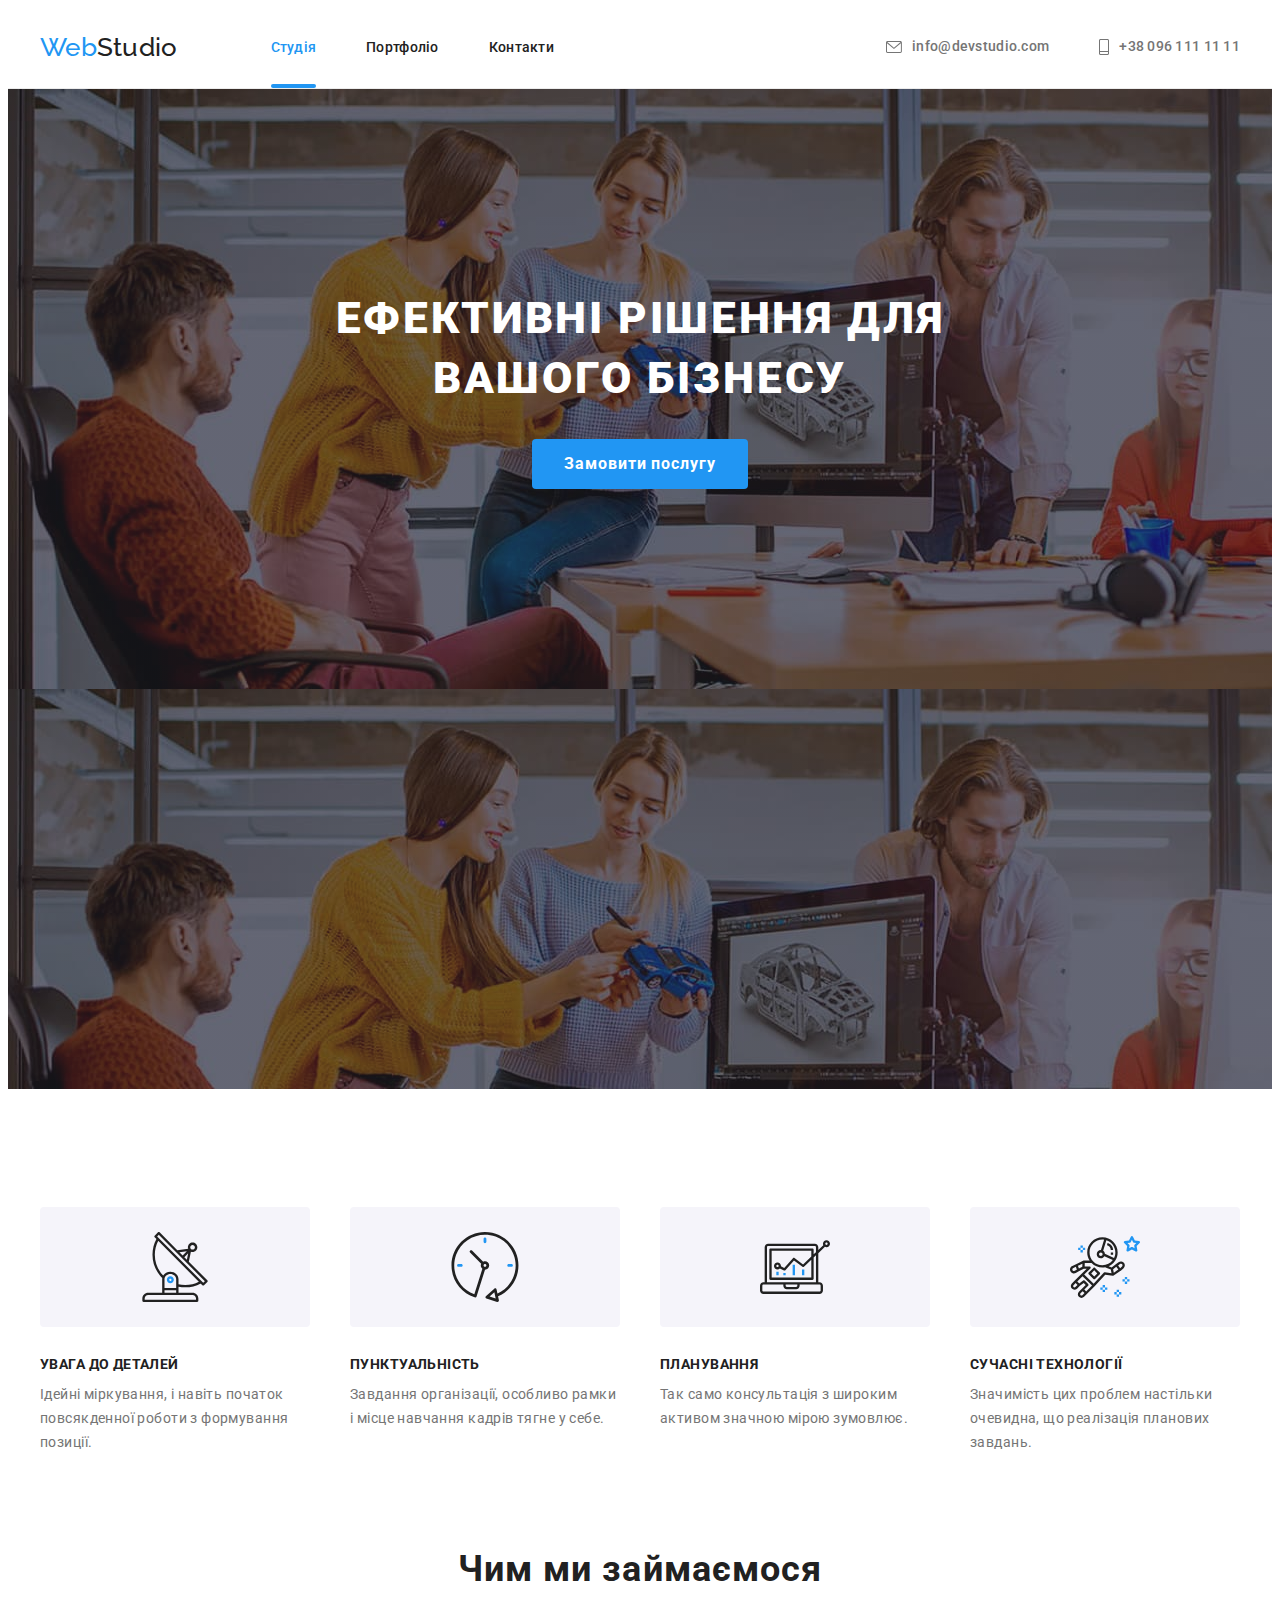
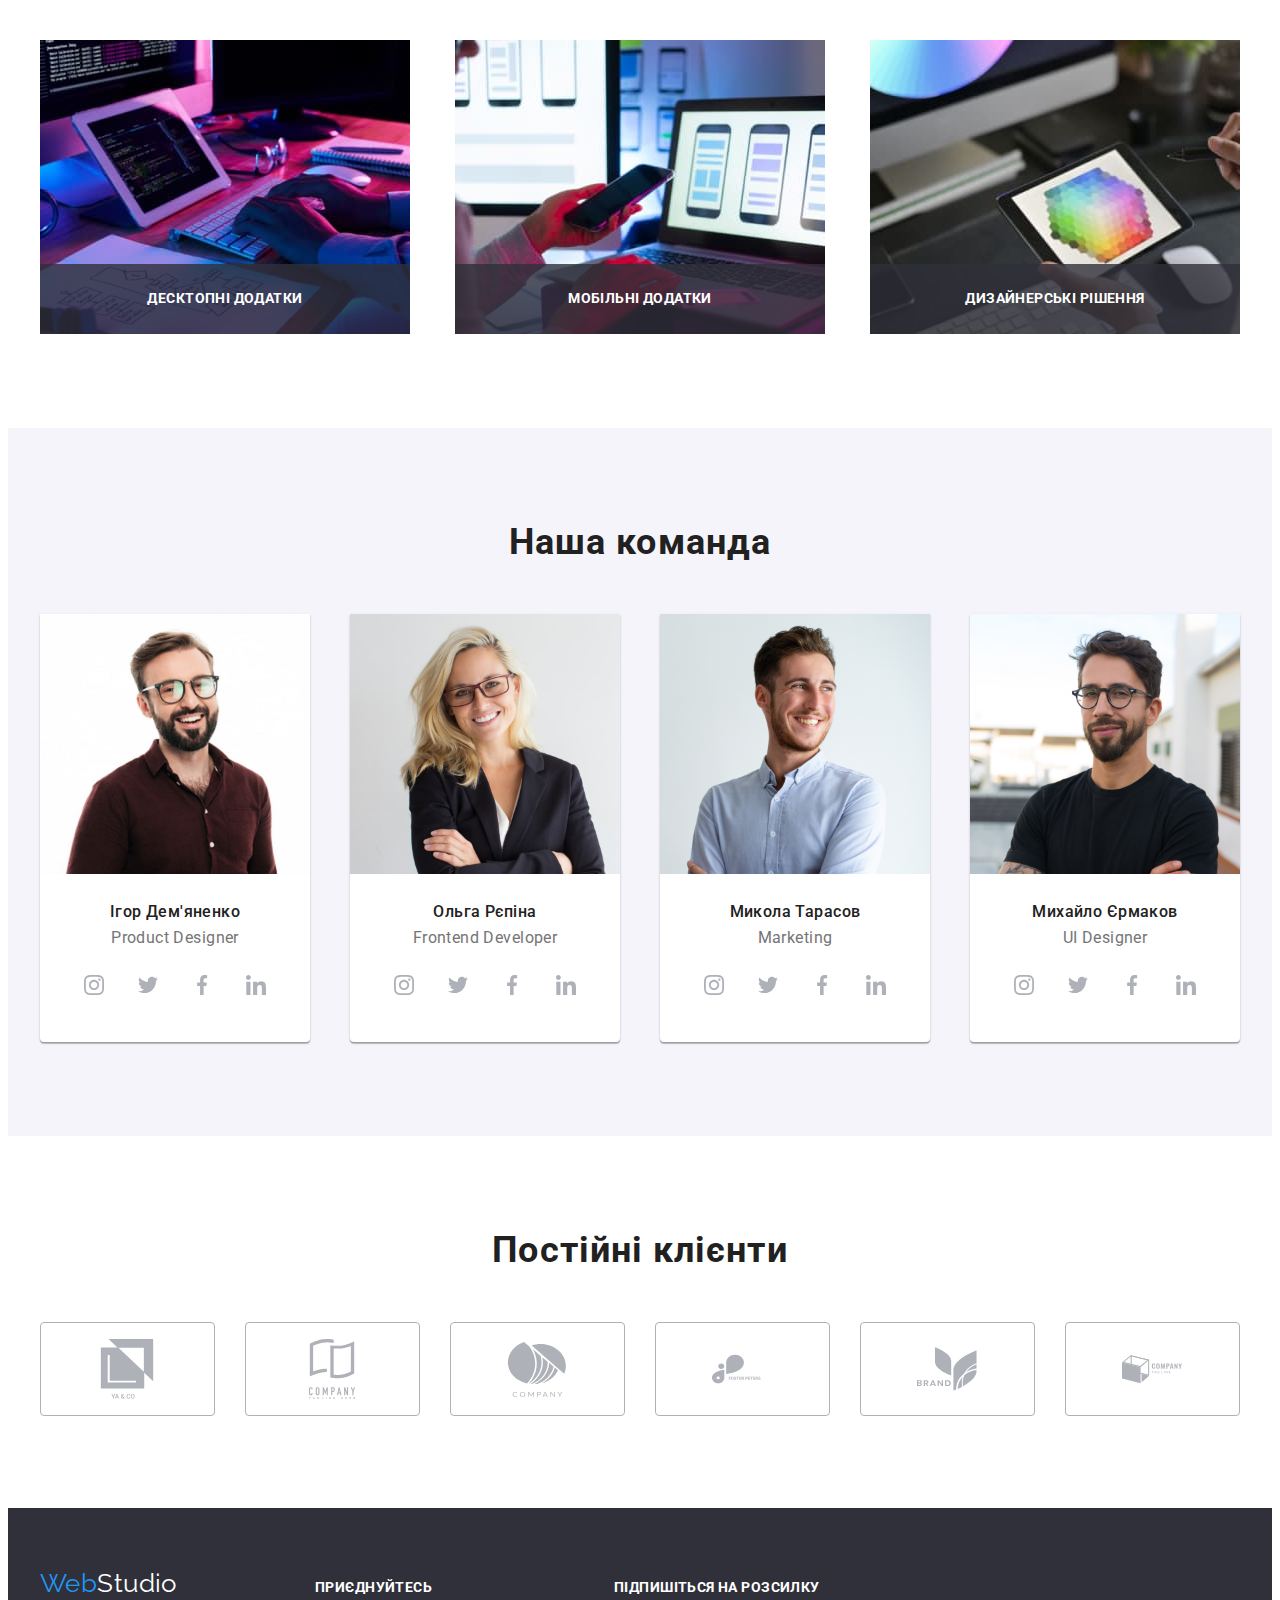
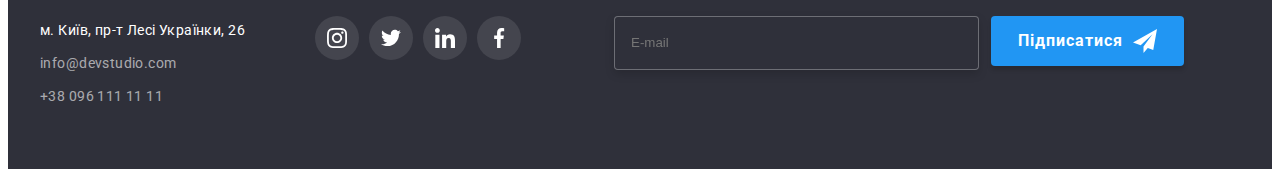
<file: index.html>
<!DOCTYPE html>
<html lang="uk">
  <head>
    <meta charset="UTF-8" />
    <meta http-equiv="X-UA-Compatible" content="IE=edge" />
    <meta name="viewport" content="width=device-width, initial-scale=1.0" />
    <title>WebStudio</title>

    <link rel="preconnect" href="https://fonts.googleapis.com" />
    <link rel="preconnect" href="https://fonts.gstatic.com" crossorigin />
    <link
      href="https://fonts.googleapis.com/css2?family=Raleway:wght@700&family=Roboto:wght@400;500;700;900&display=swap"
      rel="stylesheet"
    />

    <link
      rel="stylesheet"
      href="https://cdnjs.cloudflare.com/ajax/libs/modern-normalize/1.1.0/modern-normalize.min.css"
      integrity="sha512-wpPYUAdjBVSE4KJnH1VR1HeZfpl1ub8YT/NKx4PuQ5NmX2tKuGu6U/JRp5y+Y8XG2tV+wKQpNHVUX03MfMFn9Q=="
      crossorigin="anonymous"
      referrerpolicy="no-referrer"
    />

    <link rel="stylesheet" href="css/styles.css" />
  </head>
  <body>
    <!--Header-->
    <header class="page-header">
      <div class="container header-container">
        <a class="logo-link" href="./index.html"
          ><span>Web</span><span class="logo-header">Studio</span></a
        >

        <nav class="nav">
          <ul class="site-nav">
            <li><a class="header-link link-current" href="./index.html">Студія</a></li>
            <li><a class="header-link" href="./portfolio.html">Портфоліо</a></li>
            <li><a class="header-link" href="/contact">Контакти</a></li>
          </ul>
          <ul class="contact-link">
            <li>
              <a class="contact-link-item" href="mailto:info@devstudio.com"
                ><svg class="icon-header" width="16" height="12">
                  <use href=".//images/symbol-defs.svg#icon-envelope"></use>
                </svg>
                info@devstudio.com</a
              >
            </li>
            <li>
              <a class="contact-link-item" href="tel:+380961111111"
                ><svg class="icon-header" width="10" height="16">
                  <use href=".//images/symbol-defs.svg#icon-smartphone"></use>
                </svg>
                +38 096 111 11 11</a
              >
            </li>
          </ul>
        </nav>
      </div>
    </header>

    <!--Main-->

    <!-- hero section -->

    <main>
      <section class="hero overlay">
        <div class="hero-container">
          <h1 class="hero-title">ЕФЕКТИВНI РIШЕННЯ ДЛЯ ВАШОГО БIЗНЕСУ</h1>
          <button class="button-primary" type="button" data-modal-open>Замовити послугу</button>
        </div>
      </section>

      <!-- Section Accent -->

      <section class="list-accent">
        <div class="container">
          <h2 class="subject">Акценти</h2>
          <ul class="list-subject">
            <li class="list-subject-item">
              <div class="subject-box">
                <svg class="icon-item">
                  <use href=".//images/symbol-defs.svg#icon-antenna"></use>
                </svg>
              </div>
              <h3 class="headline">УВАГА ДО ДЕТАЛЕЙ</h3>
              <p class="text">
                Ідейні міркування, і навіть початок повсякденної роботи з формування позиції.
              </p>
            </li>
            <li class="list-subject-item">
              <div class="subject-box">
                <svg class="icon-item">
                  <use href=".//images/symbol-defs.svg#icon-clock"></use>
                </svg>
              </div>
              <h3 class="headline">ПУНКТУАЛЬНІСТЬ</h3>
              <p class="text">
                Завдання організації, особливо рамки і місце навчання кадрів тягне у себе.
              </p>
            </li>
            <li class="list-subject-item">
              <div class="subject-box">
                <svg class="icon-item">
                  <use href=".//images/symbol-defs.svg#icon-diagram"></use>
                </svg>
              </div>
              <h3 class="headline">ПЛАНУВАННЯ</h3>
              <p class="text">Так само консультація з широким активом значною мірою зумовлює.</p>
            </li>
            <li class="list-subject-item">
              <div class="subject-box">
                <svg class="icon-item">
                  <use href=".//images/symbol-defs.svg#icon-astronaut"></use>
                </svg>
              </div>
              <h3 class="headline">СУЧАСНІ ТЕХНОЛОГІЇ</h3>
              <p class="text">
                Значимість цих проблем настільки очевидна, що реалізація планових завдань.
              </p>
            </li>
          </ul>
        </div>
      </section>

      <!-- Section Production -->

      <section class="production">
        <div class="container">
          <h2 class="heading">Чим ми займаємося</h2>
          <ul class="production-list">
            <li class="production-list-item">
              <img
                class="production-accents"
                src="./images/photo1.jpg"
                width="370"
                height="294"
                alt="Пишу код"
              />
              <div class="production-item"><p class="production-title">Десктопні додатки</p></div>
            </li>
            <li class="production-list-item">
              <img
                class="production-accents"
                src="./images/photo2.jpg"
                width="370"
                height="294"
                alt="Дивлюся в телефон"
              />
              <div class="production-item"><p class="production-title">Мобільні додатки</p></div>
            </li>
            <li class="production-list-item">
              <img
                class="production-accents"
                src="./images/photo3.jpg"
                width="370"
                height="294"
                alt="Колорова палiтра"
              />
              <div class="production-item">
                <p class="production-title">Дизайнерські рішення</p>
              </div>
            </li>
          </ul>
        </div>
      </section>

      <!-- Section Team -->

      <section class="team">
        <div class="container">
          <h2 class="heading">Наша команда</h2>

          <ul class="team-container">
            <li class="team-box">
              <img src="./images/photoIgor.jpg" alt="Фото дезайнера" width="270" />
              <div class="team-item">
                <h3 class="caption">Ігор Дем'яненко</h3>
                <p class="job-title">Product Designer</p>
                <ul class="team-soc-list">
                  <li class="team-soc-item">
                    <a href="" class="team-soc-link link"
                      ><svg class="team-soc-icon" width="20" height="20">
                        <use href=".//images/symbol-defs.svg#icon-instagram"></use>
                      </svg>
                    </a>
                  </li>
                  <li class="team-soc-item">
                    <a href="" class="team-soc-link link"
                      ><svg class="team-soc-icon" width="20" height="20">
                        <use href=".//images/symbol-defs.svg#icon-twitter"></use>
                      </svg>
                    </a>
                  </li>
                  <li class="team-soc-item">
                    <a href="" class="team-soc-link link"
                      ><svg class="team-soc-icon" width="20" height="20">
                        <use href=".//images/symbol-defs.svg#icon-facebook"></use>
                      </svg>
                    </a>
                  </li>
                  <li class="team-soc-item">
                    <a href="" class="team-soc-link link"
                      ><svg class="team-soc-icon" width="20" height="20">
                        <use href=".//images/symbol-defs.svg#icon-linkedin"></use>
                      </svg>
                    </a>
                  </li>
                </ul>
              </div>
            </li>

            <li class="team-box">
              <img src="./images/photoOlga.jpg" alt="Фото Девелопера" width="270" />
              <div class="team-item">
                <h3 class="caption">Ольга Рєпіна</h3>
                <p class="job-title">Frontend Developer</p>
                <ul class="team-soc-list">
                  <li class="team-soc-item">
                    <a href="" class="team-soc-link link"
                      ><svg class="team-soc-icon" width="20" height="20">
                        <use href=".//images/symbol-defs.svg#icon-instagram"></use>
                      </svg>
                    </a>
                  </li>
                  <li class="team-soc-item">
                    <a href="" class="team-soc-link link"
                      ><svg class="team-soc-icon" width="20" height="20">
                        <use href=".//images/symbol-defs.svg#icon-twitter"></use>
                      </svg>
                    </a>
                  </li>
                  <li class="team-soc-item">
                    <a href="" class="team-soc-link link"
                      ><svg class="team-soc-icon" width="20" height="20">
                        <use href=".//images/symbol-defs.svg#icon-facebook"></use>
                      </svg>
                    </a>
                  </li>
                  <li class="team-soc-item">
                    <a href="" class="team-soc-link link"
                      ><svg class="team-soc-icon" width="20" height="20">
                        <use href=".//images/symbol-defs.svg#icon-linkedin"></use>
                      </svg>
                    </a>
                  </li>
                </ul>
              </div>
            </li>

            <li class="team-box">
              <img src="./images/photoMykola.jpg" alt="Фото Маркетолога" width="270" />
              <div class="team-item">
                <h3 class="caption">Микола Тарасов</h3>
                <p class="job-title">Marketing</p>
                <ul class="team-soc-list">
                  <li class="team-soc-item">
                    <a href="" class="team-soc-link link"
                      ><svg class="team-soc-icon" width="20" height="20">
                        <use href=".//images/symbol-defs.svg#icon-instagram"></use>
                      </svg>
                    </a>
                  </li>
                  <li class="team-soc-item">
                    <a href="" class="team-soc-link link"
                      ><svg class="team-soc-icon" width="20" height="20">
                        <use href=".//images/symbol-defs.svg#icon-twitter"></use>
                      </svg>
                    </a>
                  </li>
                  <li class="team-soc-item">
                    <a href="" class="team-soc-link link"
                      ><svg class="team-soc-icon" width="20" height="20">
                        <use href=".//images/symbol-defs.svg#icon-facebook"></use>
                      </svg>
                    </a>
                  </li>
                  <li class="team-soc-item">
                    <a href="" class="team-soc-link link"
                      ><svg class="team-soc-icon" width="20" height="20">
                        <use href=".//images/symbol-defs.svg#icon-linkedin"></use>
                      </svg>
                    </a>
                  </li>
                </ul>
              </div>
            </li>

            <li class="team-box">
              <img src="./images/photoMychailo.jpg" alt="Фото Дизайнера" width="270" />
              <div class="team-item">
                <h3 class="caption">Михайло Єрмаков</h3>
                <p class="job-title">UI Designer</p>
                <ul class="team-soc-list">
                  <li class="team-soc-item">
                    <a href="" class="team-soc-link link"
                      ><svg class="team-soc-icon" width="20" height="20">
                        <use href=".//images/symbol-defs.svg#icon-instagram"></use>
                      </svg>
                    </a>
                  </li>
                  <li class="team-soc-item">
                    <a href="" class="team-soc-link link"
                      ><svg class="team-soc-icon" width="20" height="20">
                        <use href=".//images/symbol-defs.svg#icon-twitter"></use>
                      </svg>
                    </a>
                  </li>
                  <li class="team-soc-item">
                    <a href="" class="team-soc-link link"
                      ><svg class="team-soc-icon" width="20" height="20">
                        <use href=".//images/symbol-defs.svg#icon-facebook"></use>
                      </svg>
                    </a>
                  </li>
                  <li class="team-soc-item">
                    <a href="" class="team-soc-link link"
                      ><svg class="team-soc-icon" width="20" height="20">
                        <use href=".//images/symbol-defs.svg#icon-linkedin"></use>
                      </svg>
                    </a>
                  </li>
                </ul>
              </div>
            </li>
          </ul>
        </div>
      </section>
    </main>

    <section class="clients">
      <div class="container">
        <h2 class="heading">Постійні клієнти</h2>
        <ul class="clients-list list">
          <li class="clients-item">
            <a href="" class="clients-link link"
              ><svg class="clients-icon" width="106" height="60">
                <use href=".//images/symbol-defs.svg#icon-client1"></use>
              </svg>
            </a>
          </li>
          <li class="clients-item">
            <a href="" class="clients-link link"
              ><svg class="clients-icon" width="106" height="60">
                <use href=".//images/symbol-defs.svg#icon-client2"></use>
              </svg>
            </a>
          </li>
          <li class="clients-item">
            <a href="" class="clients-link link"
              ><svg class="clients-icon" width="106" height="60">
                <use href=".//images/symbol-defs.svg#icon-client3"></use>
              </svg>
            </a>
          </li>
          <li class="clients-item">
            <a href="" class="clients-link link"
              ><svg class="clients-icon" width="106" height="60">
                <use href=".//images/symbol-defs.svg#icon-client4"></use>
              </svg>
            </a>
          </li>
          <li class="clients-item">
            <a href="" class="clients-link link"
              ><svg class="clients-icon" width="106" height="60">
                <use href=".//images/symbol-defs.svg#icon-client5"></use>
              </svg>
            </a>
          </li>
          <li class="clients-item">
            <a href="" class="clients-link link"
              ><svg class="clients-icon" width="106" height="60">
                <use href=".//images/symbol-defs.svg#icon-client6"></use>
              </svg>
            </a>
          </li>
        </ul>
      </div>
    </section>

    <!-- Footer -->

    <footer class="page-footer">
      <div class="container footer-flex">
        <div class="footernav">
          <a class="logo-link-footer" href="./index.html"
            >Web<span class="logo-footer">Studio</span></a
          >
          <address>
            <ul class="footer-link">
              <li class="maps-link">
                <a
                  class="maps"
                  href="https://goo.gl/maps/kwEueSYrXWndF4XW9"
                  target="_blank"
                  rel="noopener noreferrer"
                >
                  м. Київ, пр-т Лесі Українки, 26</a
                >
              </li>
              <li class="mail-item">
                <a class="mail-link-footer" href="mailto:info@devstudio.com">info@devstudio.com</a>
              </li>
              <li class="tel-item">
                <a class="tel-link-footer" href="tel:+380961111111">+38 096 111 11 11</a>
              </li>
            </ul>
          </address>
        </div>

        <!-- socialnet -->

        <div class="socialnet">
          <div class="footernav-item">
            <p class="socialnet-title">приєднуйтесь</p>
            <ul class="socialnet-list">
              <li class="socialnet-item">
                <a href="" class="socialnet-link link">
                  <svg class="socialnet-icon" width="20" height="20">
                    <use href=".//images/symbol-defs.svg#icon-instagram"></use>
                  </svg>
                </a>
              </li>
              <li class="socialnet-item">
                <a href="" class="socialnet-link link">
                  <svg class="socialnet-icon" width="20" height="20">
                    <use href=".//images/symbol-defs.svg#icon-twitter"></use>
                  </svg>
                </a>
              </li>

              <li class="socialnet-item">
                <a href="" class="socialnet-link link">
                  <svg class="socialnet-icon" width="20" height="20">
                    <use href=".//images/symbol-defs.svg#icon-linkedin"></use>
                  </svg>
                </a>
              </li>

              <li class="socialnet-item">
                <a href="" class="socialnet-link link">
                  <svg class="socialnet-icon" width="20" height="20">
                    <use href=".//images/symbol-defs.svg#icon-facebook"></use>
                  </svg>
                </a>
              </li>
            </ul>
          </div>
        </div>
        <div class="input">
          <p class="input-tittle">Підпишіться на розсилку</p>
          <div class="input-container">
            <input name="E-mail" placeholder="E-mail" class="input-mail" type="email" />
            <button class="input-button" type="button">
              Підписатися
              <svg width="24" height="24">
                <use href=".//images/symbol-defs.svg#icon-send"></use>
              </svg>
            </button>
          </div>
        </div>
      </div>
    </footer>

    <!-- Modal Window -->

    <div class="backdrop is-hidden" data-modal>
      <div class="modal">
        <button type="button" class="modal-close" data-modal-close>
          <svg class="icon-modal-close" width="17" height="17">
            <use href=".//images/symbol-defs.svg#icon-close"></use>
          </svg>
        </button>
        <!-- Modal Form -->
        <p class="modal-title">Залиште свої дані, ми вам передзвонимо</p>
        <form class="modal-form">
          <label class="modal-label" for="username"
            >Ім'я
            <div class="input-modal-container">
              <input type="text" class="modal-input" name="user-name" required minlength="2" />
              <svg class="icon-modal" width="18" height="18">
                <use href=".//images/symbol-defs.svg#icon-person-black"></use>
              </svg>
            </div>
          </label>
          <label class="modal-label" for="tel"
            >Телефон
            <div class="input-modal-container">
              <input type="tel" class="modal-input" name="user-email" required /><svg
                class="icon-modal"
                width="18"
                height="18"
              >
                <use href=".//images/symbol-defs.svg#icon-phone-black"></use>
              </svg>
            </div>
          </label>
          <label class="modal-label" for="email"
            >Пошта
            <div class="input-modal-container">
              <input type="email" class="modal-input" name="user-tel" required /><svg
                class="icon-modal"
                width="18"
                height="18"
              >
                <use href=".//images/symbol-defs.svg#icon-email-black"></use>
              </svg>
            </div>
          </label>
          <label class="modal-label-text" for="coments"
            >Коментар<textarea
              type="com"
              class="modal-textarea"
              name="user-coment"
              placeholder="Введіть текст"
            ></textarea>
          </label>
          <label class="modal-label-check" for="policy">
            <input class="input-check visually-hidden" type="checkbox" name="policy" id="policy" />
            <svg class="checkbox-icon" width="16" height="15">
              <use
                class="checkbox-icon_uncheck"
                href=".//images/symbol-defs.svg#icon-checkbox"
              ></use>
              <use class="checkbox-icon_check" href=".//images/symbol-defs.svg#icon-check"></use>
            </svg>

            Погоджуюся з розсилкою та приймаю <a class="input-text" href="">Умови договору</a>
          </label>

          <button class="modal-button" type="sabmit">Відправити</button>
        </form>
      </div>
    </div>
    <script src="./js/modal.js"></script>
  </body>
</html>
</file>
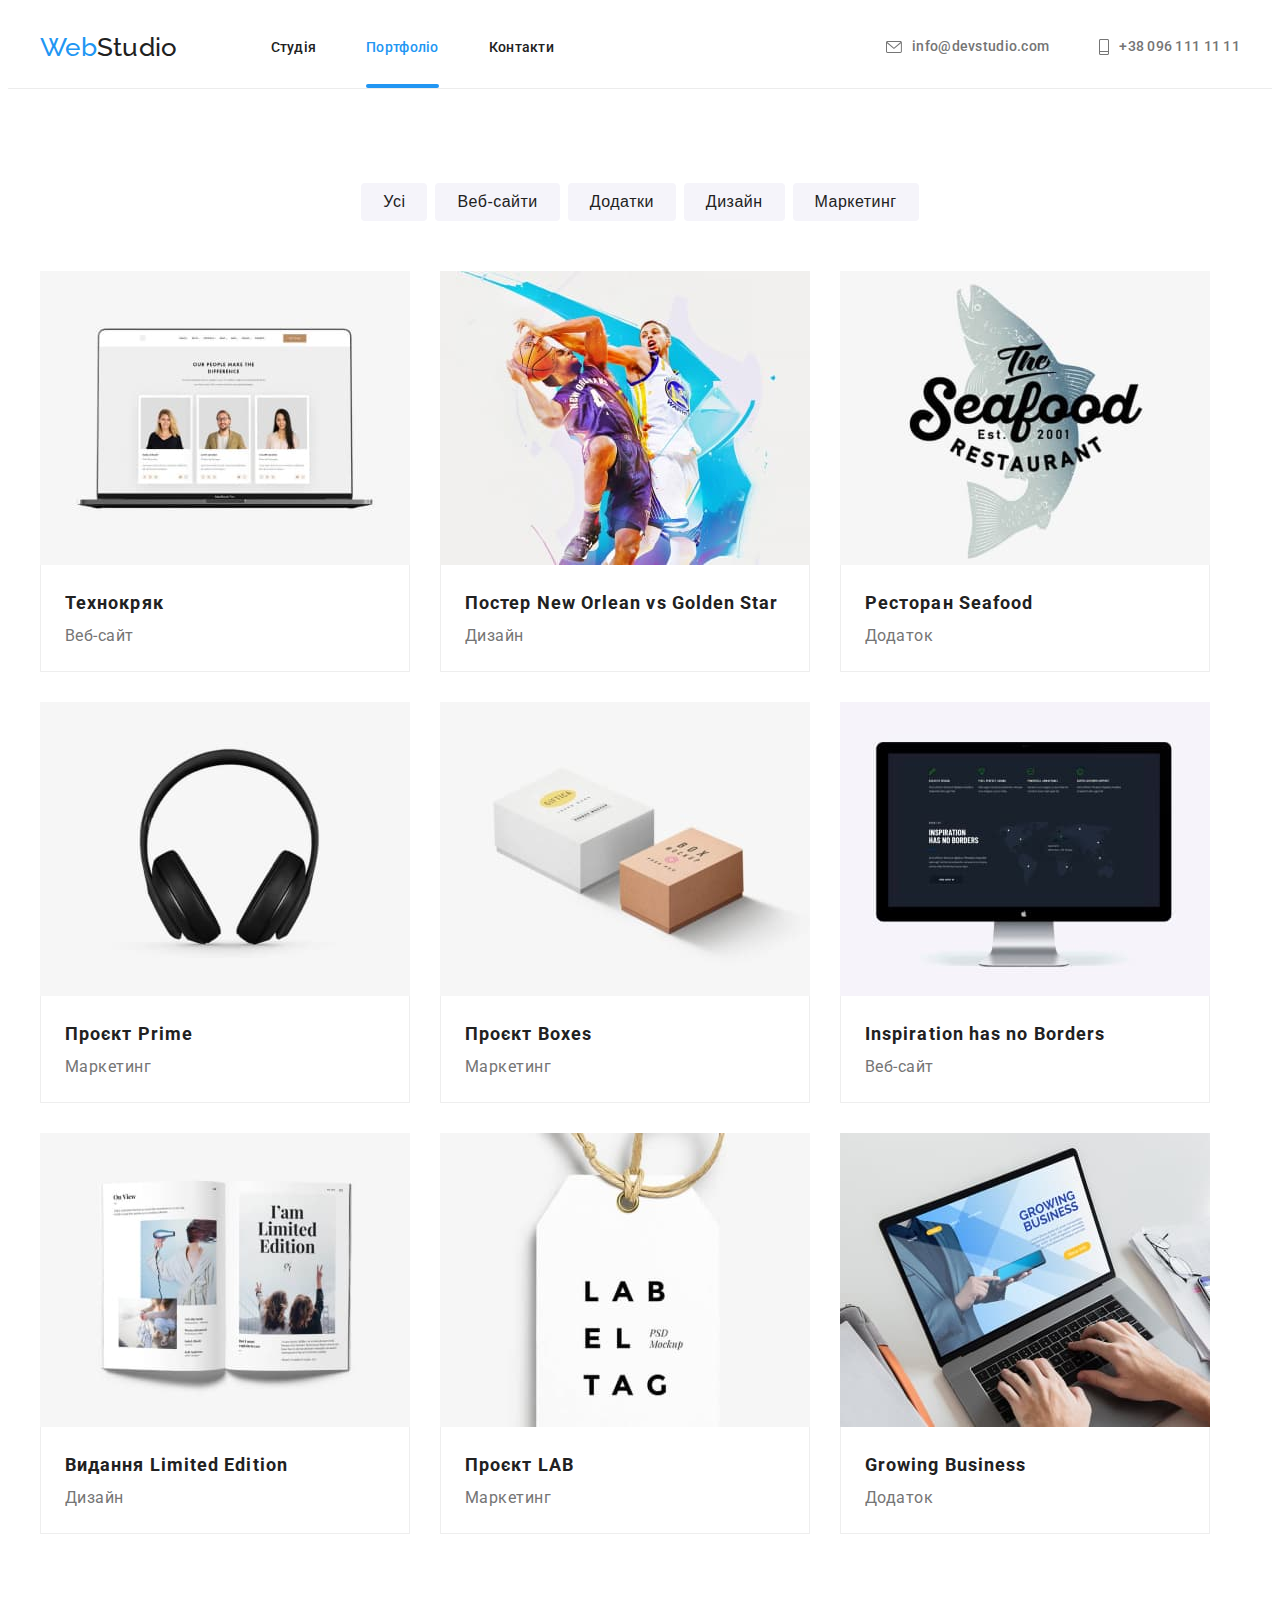
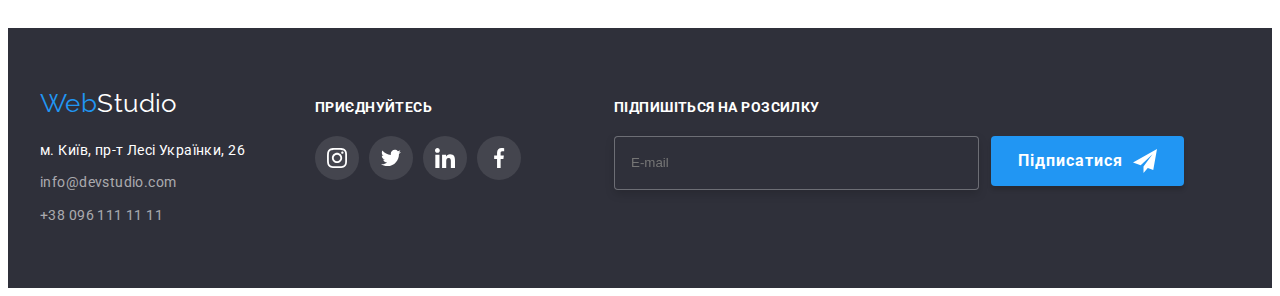
<file: portfolio.html>
<!DOCTYPE html>
<html lang="uk">
  <head>
    <meta charset="UTF-8" />
    <meta http-equiv="X-UA-Compatible" content="IE=edge" />
    <meta name="viewport" content="width=device-width, initial-scale=1.0" />
    <title>Портфолiо</title>
    <link rel="preconnect" href="https://fonts.googleapis.com" />
    <link rel="preconnect" href="https://fonts.gstatic.com" crossorigin />
    <link
      href="https://fonts.googleapis.com/css2?family=Raleway:wght@700&family=Roboto:wght@400;500;700;900&display=swap"
      rel="stylesheet"
    />

    <link
      rel="stylesheet"
      href="https://cdnjs.cloudflare.com/ajax/libs/modern-normalize/1.1.0/modern-normalize.min.css"
      integrity="sha512-wpPYUAdjBVSE4KJnH1VR1HeZfpl1ub8YT/NKx4PuQ5NmX2tKuGu6U/JRp5y+Y8XG2tV+wKQpNHVUX03MfMFn9Q=="
      crossorigin="anonymous"
      referrerpolicy="no-referrer"
    />
    <link rel="stylesheet" href="css/styles.css" />
  </head>
  <body>
    <!--Header-->
    <header class="page-header">
      <div class="container header-container">
        <a class="logo-link" href="./index.html"
          ><span>Web</span><span class="logo-header">Studio</span></a
        >

        <nav class="nav">
          <ul class="site-nav">
            <li><a class="header-link" href="./index.html">Студія</a></li>
            <li><a class="header-link link-current" href="./portfolio.html">Портфоліо</a></li>
            <li><a class="header-link" href="/contact">Контакти</a></li>
          </ul>
          <ul class="contact-link">
            <li>
              <a class="contact-link-item" href="mailto:info@devstudio.com"
                ><svg class="icon-header" width="16" height="12">
                  <use href=".//images/symbol-defs.svg#icon-envelope"></use>
                </svg>
                info@devstudio.com</a
              >
            </li>
            <li>
              <a class="contact-link-item" href="tel:+380961111111"
                ><svg class="icon-header" width="10" height="16">
                  <use href=".//images/symbol-defs.svg#icon-smartphone"></use>
                </svg>
                +38 096 111 11 11</a
              >
            </li>
          </ul>
        </nav>
      </div>
    </header>

    <!-- Main -->
    <main>
      <!-- Section filter button -->
      <section class="projects">
        <div class="container">
          <ul class="filters-list">
            <li>
              <button class="filter-button" type="button">Усi</button>
            </li>
            <li>
              <button class="filter-button" type="button">Веб-сайти</button>
            </li>
            <li>
              <button class="filter-button" type="button">Додатки</button>
            </li>
            <li>
              <button class="filter-button" type="button">Дизайн</button>
            </li>
            <li>
              <button class="filter-button" type="button">Маркетинг</button>
            </li>
          </ul>
        </div>
        <!-- Work examples -->

        <div class="container">
          <ul class="list-examples">
            <li class="examples-list">
              <a class="examples-link link" href=""
                ><div class="examples-box">
                  <img src="./images/portfolio1.jpg" width="370" alt="Проєкт веб-сайту Технокряк" />
                  <p class="examples-text">
                    Ресурс пропонує комплексні пропозиції з різним рівнем функціоналу та сервісів.
                    Все це дозволить відвідувачу отримати вичерпні відомості про компанію чи
                    приватну особу.
                  </p>
                </div>
                <div class="examples-item">
                  <h2 class="project-name">Технокряк</h2>
                  <p class="project-type">Веб-сайт</p>
                </div>
              </a>
            </li>
            <li class="examples-list">
              <a class="examples-link link" href=""
                ><div class="examples-box">
                  <img
                    src="./images/portfolio2.jpg"
                    width="370"
                    height="294"
                    alt="Постер з баскетболiстами"
                  />
                  <p class="examples-text">
                    Ресурс пропонує комплексні пропозиції з різним рівнем функціоналу та сервісів.
                    Все це дозволить відвідувачу отримати вичерпні відомості про компанію чи
                    приватну особу.
                  </p>
                </div>
                <div class="examples-item">
                  <h2 class="project-name">Постер New Orlean vs Golden Star</h2>
                  <p class="project-type">Дизайн</p>
                </div>
              </a>
            </li>
            <li class="examples-list">
              <a class="examples-link link" href=""
                ><div class="examples-box">
                  <img
                    src="./images/portfolio3.jpg"
                    width="370"
                    heigth="294"
                    alt="Додаток ресторану морепродуктiв"
                  />
                  <p class="examples-text">
                    Ресурс пропонує комплексні пропозиції з різним рівнем функціоналу та сервісів.
                    Все це дозволить відвідувачу отримати вичерпні відомості про компанію чи
                    приватну особу.
                  </p>
                </div>
                <div class="examples-item">
                  <h2 class="project-name">Ресторан Seafood</h2>
                  <p class="project-type">Додаток</p>
                </div>
              </a>
            </li>
            <li class="examples-list">
              <a class="examples-link link" href=""
                ><div class="examples-box">
                  <img
                    src="./images/portfolio4.jpg"
                    width="370"
                    heigth="294"
                    alt="Маркетинговий проєкт прайм"
                  />
                  <p class="examples-text">
                    Ресурс пропонує комплексні пропозиції з різним рівнем функціоналу та сервісів.
                    Все це дозволить відвідувачу отримати вичерпні відомості про компанію чи
                    приватну особу.
                  </p>
                </div>
                <div class="examples-item">
                  <h2 class="project-name">Проєкт Prime</h2>
                  <p class="project-type">Маркетинг</p>
                </div>
              </a>
            </li>
            <li class="examples-list">
              <a class="examples-link link" href=""
                ><div class="examples-box">
                  <img
                    src="./images/portfolio5.jpg"
                    width="370"
                    height="294"
                    alt="Маркетинговий проєкт опакування"
                  />
                  <p class="examples-text">
                    Ресурс пропонує комплексні пропозиції з різним рівнем функціоналу та сервісів.
                    Все це дозволить відвідувачу отримати вичерпні відомості про компанію чи
                    приватну особу.
                  </p>
                </div>
                <div class="examples-item">
                  <h2 class="project-name">Проєкт Boxes</h2>
                  <p class="project-type">Маркетинг</p>
                </div>
              </a>
            </li>
            <li class="examples-list">
              <a class="examples-link link" href=""
                ><div class="examples-box">
                  <img
                    src="./images/portfolio6.jpg"
                    width="370"
                    height="294"
                    alt="Веб-сайт фiрми натхнення не має кордонiв"
                  />
                  <p class="examples-text">
                    Ресурс пропонує комплексні пропозиції з різним рівнем функціоналу та сервісів.
                    Все це дозволить відвідувачу отримати вичерпні відомості про компанію чи
                    приватну особу.
                  </p>
                </div>
                <div class="examples-item">
                  <h2 class="project-name">Inspiration has no Borders</h2>
                  <p class="project-type">Веб-сайт</p>
                </div>
              </a>
            </li>
            <li class="examples-list">
              <a class="examples-link link" href=""
                ><div class="examples-box">
                  <img
                    src="./images/portfolio7.jpg"
                    width="370"
                    height="294"
                    alt="Приклад дизайну книги "
                  />
                  <p class="examples-text">
                    Ресурс пропонує комплексні пропозиції з різним рівнем функціоналу та сервісів.
                    Все це дозволить відвідувачу отримати вичерпні відомості про компанію чи
                    приватну особу.
                  </p>
                </div>
                <div class="examples-item">
                  <h2 class="project-name">Видання Limited Edition</h2>
                  <p class="project-type">Дизайн</p>
                </div>
              </a>
            </li>
            <li class="examples-list">
              <a class="examples-link link" href=""
                ><div class="examples-box">
                  <img
                    src="./images/portfolio8.jpg"
                    width="370"
                    height="294"
                    alt="Приклад маркетингового проєкту"
                  />
                  <p class="examples-text">
                    Ресурс пропонує комплексні пропозиції з різним рівнем функціоналу та сервісів.
                    Все це дозволить відвідувачу отримати вичерпні відомості про компанію чи
                    приватну особу.
                  </p>
                </div>
                <div class="examples-item">
                  <h2 class="project-name">Проєкт LAB</h2>
                  <p class="project-type">Маркетинг</p>
                </div>
              </a>
            </li>
            <li class="examples-list">
              <a class="examples-link link" href=""
                ><div class="examples-box">
                  <img
                    src="./images/portfolio9.jpg"
                    width="370"
                    height="294"
                    alt="Додаток бізнес компанii"
                  />
                  <p class="examples-text">
                    Ресурс пропонує комплексні пропозиції з різним рівнем функціоналу та сервісів.
                    Все це дозволить відвідувачу отримати вичерпні відомості про компанію чи
                    приватну особу.
                  </p>
                </div>
                <div class="examples-item">
                  <h2 class="project-name">Growing Business</h2>
                  <p class="project-type">Додаток</p>
                </div>
              </a>
            </li>
          </ul>
        </div>
      </section>
    </main>

    <!-- Footer -->

    <footer class="page-footer">
      <div class="container footer-flex">
        <div class="footernav">
          <a class="logo-link-footer" href="./index.html"
            >Web<span class="logo-footer">Studio</span></a
          >
          <address>
            <ul class="footer-link">
              <li class="maps-link">
                <a
                  class="maps"
                  href="https://goo.gl/maps/kwEueSYrXWndF4XW9"
                  target="_blank"
                  rel="noopener noreferrer"
                >
                  м. Київ, пр-т Лесі Українки, 26</a
                >
              </li>
              <li class="mail-item">
                <a class="mail-link-footer" href="mailto:info@devstudio.com">info@devstudio.com</a>
              </li>
              <li class="tel-item">
                <a class="tel-link-footer" href="tel:+380961111111">+38 096 111 11 11</a>
              </li>
            </ul>
          </address>
        </div>

        <!-- socialnet -->

        <div class="socialnet">
          <div class="footernav-item">
            <p class="socialnet-title">приєднуйтесь</p>
            <ul class="socialnet-list">
              <li class="socialnet-item">
                <a href="" class="socialnet-link link">
                  <svg class="socialnet-icon" width="20" height="20">
                    <use href=".//images/symbol-defs.svg#icon-instagram"></use>
                  </svg>
                </a>
              </li>
              <li class="socialnet-item">
                <a href="" class="socialnet-link link">
                  <svg class="socialnet-icon" width="20" height="20">
                    <use href=".//images/symbol-defs.svg#icon-twitter"></use>
                  </svg>
                </a>
              </li>

              <li class="socialnet-item">
                <a href="" class="socialnet-link link">
                  <svg class="socialnet-icon" width="20" height="20">
                    <use href=".//images/symbol-defs.svg#icon-linkedin"></use>
                  </svg>
                </a>
              </li>

              <li class="socialnet-item">
                <a href="" class="socialnet-link link">
                  <svg class="socialnet-icon" width="20" height="20">
                    <use href=".//images/symbol-defs.svg#icon-facebook"></use>
                  </svg>
                </a>
              </li>
            </ul>
          </div>
        </div>
        <div class="input">
          <p class="input-tittle">Підпишіться на розсилку</p>
          <div class="input-container">
            <input name="E-mail" placeholder="E-mail" class="input-mail" type="email" />
            <button class="input-button" type="button">
              Підписатися
              <svg width="24" height="24">
                <use href=".//images/symbol-defs.svg#icon-send"></use>
              </svg>
            </button>
          </div>
        </div>
      </div>
    </footer>
  </body>
</html>
</file>
<file: css/styles.css>
:root {
  --primary-text-color: #212121;
  --title-text-color: #757575;
  --accent-color: #2196f3;
  --primary-white-color: #ffffff;
  --primary-background-color: #f5f5f5;
  --detail-color: #2f303a;
  --extra-color: #f5f4fa;
  --extra-two-color: #eeeeee;
  --soc-color: #afb1b8;
  --secondary-color: #188ce8;
  --transition-animation: 250ms cubic-bezier(0.4, 0, 0.2, 1);
  --transition-animation-back-col: background 250ms cubic-bezier(0.4, 0, 0.2, 1),
    color 250ms cubic-bezier(0.4, 0, 0.2, 1);
}

p,
h1,
h2,
h3,
h4,
h5,
h6 {
  margin: 0;
}

ul,
ol {
  margin: 0;
  padding-left: 0;
}

li {
  line-height: initial;
}

button {
  cursor: pointer;
}

address {
  font-style: normal;
}

.visually-hidden {
  position: absolute;
  width: 1px;
  height: 1px;
  margin: -1px;
  border: 0;
  padding: 0;
  white-space: nowrap;
  clip-path: inset(100%);
  clip: rect(0 0 0 0);
  overflow: hidden;
}

body {
  font-family: 'Roboto', sans-serif;
  font-size: 14px;
  color: var(--primary-text-color);
  letter-spacing: 0.03em;
  background-color: var(--background-color);
}

.logo-link {
  color: var(--accent-color);
  font-family: Raleway, sans-serif;
  font-size: 26px;
  line-height: 1.19;
}

.logo-header {
  color: var(--primary-text-color);
}

a {
  text-decoration: none;
}

ul {
  list-style: none;
}
.adres {
  font-style: normal;
}

img {
  display: block;
}
/* Header navigation */

.page-header {
  padding-top: 24px;
  padding-bottom: 25px;
  font-weight: 500;
  font-family: Roboto;
  font-size: 14px;
  line-height: 1.14%;
  letter-spacing: 0.02em;
  margin-left: auto;
  margin-right: auto;
  border-bottom: 1px solid #ececec;
}

.icon-header {
  margin-right: 10px;
  fill: var(--title-text-color);
  transition: fill var(--transition-animation);
}

.site-nav .link-current {
  color: var(--accent-color);
}

.contact-link-item:hover .icon-header,
.contact-link-item:focus .icon-header {
  fill: var(--accent-color);
}

.nav {
  display: flex;
  width: 100%;
  font-family: Roboto;
  font-size: 14px;
  font-weight: 500;
  line-height: 16px;
  letter-spacing: 0.02em;
  text-align: left;
}

.container {
  width: 1200px;
  padding-left: 15px;
  padding-right: 15px;
  margin: 0 auto;
}
/* outline: 2px solid red; */

.logo-link {
  margin-right: 93px;
}

.header-container {
  display: flex;
  align-items: center;
}

.site-nav {
  display: flex;
  gap: 50px;
}

.contact-link {
  display: flex;
  margin-left: auto;
  gap: 50px;
  fill: currentColor;
}

.site-nav .header-link {
  color: var(--primary-text-color);
  letter-spacing: 0.02em;
  font-weight: 500;
  line-height: 1.14;
  transition: color var(--transition-animation);
}
.contact-link-item {
  display: flex;
  align-items: center;
  letter-spacing: 0.02;
  font-weight: 500;
  line-height: 1.14;
  transition: color var(--transition-animation);
}

.header-link.link-current {
  color: var(--accent-color);
  position: relative;
  padding-top: 32px;
  padding-bottom: 33px;
}

.header-link.link-current::after {
  position: absolute;
  content: '';
  display: inline-block;

  width: 100%;
  height: 4px;
  left: 0;
  bottom: 0;

  background-color: var(--accent-color);
  border-radius: 2px;
}

.site-nav .header-link:hover,
.site-nav .header-link:focus {
  color: var(--accent-color);
}

.contact-link-item {
  color: var(--title-text-color);
}

.contact-link-item:hover,
.contact-link-item:focus {
  color: var(--accent-color);
}

/* hero section */

.overlay {
  max-width: 1600px;
  height: 600px;
  margin-right: auto;
  margin-left: auto;
  background-image: linear-gradient(rgba(47, 48, 58, 0.4), rgba(47, 48, 58, 0.4)),
    url(../images/prime-image.jpg);
}

.hero {
  padding-top: 200px;
  padding-bottom: 200px;
  font-size: 44px;
  font-weight: 900;
  line-height: 1.36;
  letter-spacing: 0.06em;
  text-align: center;
  background-color: rgba(196, 196, 196, 1);
}

.hero-container {
  width: 1200px;
  display: flex;
  flex-direction: column;
  margin: 0 auto;
  align-items: center;
}

.hero-title {
  color: var(--primary-white-color);
  font-size: 44px;
  font-weight: 900;
  line-height: 1.36;
  letter-spacing: 0.06em;
  margin-top: 200;
  max-width: 696px;
  margin-bottom: 30px;
}

.button-primary {
  color: var(--primary-white-color);
  background-color: var(--accent-color);
  font-family: 'Roboto', sans-serif;
  font-size: 16px;
  font-weight: 700;
  line-height: 1.87;
  letter-spacing: 0.06em;
  cursor: pointer;
  padding: 10px 32px;

  border-radius: 4px;
  border: 0;
  transition: var(--transition-animation);
}

.button-primary:hover,
.button-primary:focus {
  color: var(--title-text-color);
}

/* Section Accent */

.headline {
  font-size: 14px;
  line-height: 1.14;
  width: 700;
  font-weight: 700;
  letter-spacing: 0.03em;
  margin-bottom: 10px;
}

.list-subject-item {
  width: 270px;
  text-align: left;
}

.list-accent {
  padding-top: 94px;
}

.subject-box {
  background-repeat: 4px;
  background-color: var(--extra-color);
  margin-bottom: 30px;
  border-radius: 4px;
  display: flex;
  justify-content: center;
  align-items: center;
  width: 270px;
  height: 120px;
}

.icon-item {
  width: 70px;
  height: 70px;
}

.text {
  font-size: 14px;
  color: var(--title-text-color);
  font-weight: 400;
  line-height: 1.71;
  letter-spacing: 0.03em;
}

.list-subject {
  display: flex;
  justify-content: space-between;
}

.subject {
  visibility: hidden;
}

/*--- Section Team --- */

.caption {
  font-size: 16px;
  font-weight: 500;
  line-height: 1.01;
  margin-bottom: 10px;
}

.team-item {
  padding-top: 30px;
  margin-bottom: 30px;
}

.team-box {
  width: 270px;
  height: 428px;
  box-shadow: 0px 1px 3px rgba(0, 0, 0, 0.12), 0px 1px 1px rgba(0, 0, 0, 0.14),
    0px 2px 1px rgba(0, 0, 0, 0.2);
  border-radius: 0px 0px 4px 4px;
  background-color: var(--primary-white-color);
}

.job-title {
  font-size: 16px;
  font-weight: 400;
  line-height: 1.01;
  color: var(--title-text-color);
  margin-bottom: 16px;
}

.team {
  padding-top: 94px;
  padding-bottom: 94px;
  background-color: var(--extra-color);
}

.team-container {
  display: flex;
  justify-content: space-between;
  text-align: center;
}

.team-soc-list {
  display: flex;
  justify-content: center;
  gap: 10px;
}

.team-soc-item {
  width: 44px;
  height: 44px;
}

.team-soc-link {
  width: 100%;
  height: 100%;
  display: flex;
  align-items: center;
  justify-content: center;
  border-radius: 50%;

  transition: background var(--transition-animation);
}

.team-soc-icon {
  fill: var(--soc-color);
  transition: fill var(--transition-animation);
}

.team-soc-link:hover {
  background-color: var(--accent-color);
}

.team-soc-link:hover .team-soc-icon {
  fill: var(--primary-white-color);
}

/* Section filter button */

.filter-button {
  color: var(--primary-text-color);
  background-color: var(--extra-color);
  font-size: 16px;
  font-weight: 500;
  line-height: 1.62;
  letter-spacing: 0.03em;
  text-align: center;
  cursor: pointer;
  border-radius: 4px;
  padding: 6px 22px;
  border: 0;

  transition: color var(--transition-animation), background var(--transition-animation);
}

.projects {
  padding-top: 94px;
  padding-bottom: 94px;
}

.filters-list .filter-button:hover,
.filters-list .filter-button:focus {
  background-color: var(--accent-color);
  color: var(--primary-white-color);
  box-shadow: 0px 4px 4px rgba(0, 0, 0, 0.25);
}

.filters-list {
  display: flex;
  margin-bottom: 50px;
  justify-content: center;
  gap: 8px;
}

/* Work examples */

.hide {
  visibility: hidden;
}

.list-examples {
  display: flex;
  flex-wrap: wrap;
  gap: 30px;
}

.examples-link {
  width: 370px;
  display: block;
  background: var(--primary-white-color);
}

.examples-item {
  padding-top: 20px;
  padding-bottom: 20px;
  padding-left: 24px;
  border-top: 0px;
  border: 1px solid var(--extra-two-color);
  border-top: 0;
}

.project-name {
  font-size: 18px;
  color: var(--primary-text-color);
  font-weight: 700;
  line-height: 2;
  letter-spacing: 0.06em;
}
.project-type {
  color: var(--title-text-color);
  font-size: 16px;
  font-weight: 400;
  line-height: 1.87;
  letter-spacing: 0.03em;
  margin-top: 0px;
}

.examples-link:hover,
.examples-link:focus {
  box-shadow: 0px 1px 1px rgba(0, 0, 0, 0.12), 0px 4px 4px rgba(0, 0, 0, 0.06),
    1px 4px 6px rgba(0, 0, 0, 0.16);
}

.examples-box {
  position: relative;
  overflow: hidden;
}

.examples-text {
  display: flex;
  align-items: center;
  position: absolute;
  padding: 63px 24px;
  top: 0;
  left: 0;
  color: var(--primary-white-color);
  background-color: rgba(33, 150, 243, 0.9);
  font-size: 18px;
  font-weight: 400;
  line-height: 1.55;
  letter-spacing: 0.03em;
  height: 101%;
  transform: translateY(100%);
  transition: var(--transition-animation);
}

.examples-link:hover .examples-text {
  transform: translateY(0%);
}

/* Section Production */

.production {
  padding-top: 94px;
  padding-bottom: 94px;
}

.production-list {
  display: flex;
  gap: 30px;
}

.production-title {
  font-size: 14px;
  font-weight: 700;
  line-height: 1.14;
  letter-spacing: 0.03em;
  text-align: center;
  color: var(--primary-white-color);
  text-transform: uppercase;
}

.heading {
  font-size: 36px;
  font-weight: 700;
  line-height: 1.16;
  letter-spacing: 0.03em;
  margin-bottom: 50px;
  text-align: center;
}

.production-list {
  display: flex;
  justify-content: space-between;
}

.production-list-item {
  position: relative;
}

.production-item {
  position: absolute;
  background: rgba(47, 48, 58, 0.8);
  display: flex;
  justify-content: center;
  align-items: center;
  width: 370px;
  height: 70px;
  bottom: 0;
  right: 0;
}

/* Clients */

.clients {
  padding-top: 94px;
  padding-bottom: 94px;
}

.clients-list {
  display: flex;
  gap: 30px;
}

.clients-item {
  width: calc((100% - 150px) / 6);
  height: 92px;
}

.clients-link {
  display: flex;
  height: 100%;
  border: 1px solid var(--soc-color);
  border-radius: 4px;
  align-items: center;
  justify-content: center;
  transition: border-color var(--transition-animation);
}

.clients-icon {
  fill: var(--soc-color);

  transition: fill var(--transition-animation);
}

.clients-link:hover {
  border-color: var(--accent-color);
}

.clients-link:hover .clients-icon,
.clients-link:focus .clients-icon {
  fill: var(--accent-color);
}

/* Footer */

.page-footer {
  display: flex;
  background-color: var(--detail-color);
  color: var(--primary-white-color);
  padding-bottom: 60px;
  padding-top: 60px;
}

.logo-link-footer {
  color: var(--accent-color);
  font-family: Raleway, sans-serif;
  font-size: 26px;
  line-height: 1.19;
}

.logo-footer {
  color: var(--primary-white-color);
}

.footer-link {
  font-style: normal;
}

.maps {
  color: var(--primary-white-color);
  font-size: 14px;
  font-weight: 400;
  line-height: 1.71;
}

.footer-link .mail-link-footer,
.footer-link .tel-link-footer {
  color: rgba(255, 255, 255, 0.6);
}

.footer-link .mail-link-footer:hover,
.footer-link .mail-link-footer:focus {
  color: var(--accent-color);
}

.footer-link .tel-link-footer:hover,
.footer-link .tel-link-footer:focus {
  color: var(--accent-color);
}

.maps-link {
  margin-top: 20px;
  margin-bottom: 9px;
}

.mail-link-footer {
  color: rgba(255, 255, 255, 0.6);
  font-size: 14px;
  font-weight: 400;
  line-height: 1.71;

  transition: color var(--transition-animation);
}

.tel-link-footer {
  font-size: 14px;
  font-weight: 400;
  line-height: 1.71;
  color: rgba(255, 255, 255, 0.6);

  transition: color var(--transition-animation);
}

.mail-item {
  margin-bottom: 9px;
}

/* socialnet */

.footer-flex {
  display: flex;
  align-items: baseline;
}

.socialnet-title {
  font-family: Roboto;
  font-weight: 700;
  line-height: 1.14;
  letter-spacing: 0.03em;
  margin-bottom: 20px;
  text-transform: uppercase;
}

.socialnet {
  width: 206px;
  height: 80px;
  margin-left: 70px;
}

.socialnet-list {
  display: flex;
  gap: 10px;
}

.socialnet-item {
  width: 44px;
  height: 44px;
  border-radius: 50%;
  background: rgba(255, 255, 255, 0.1);
}

.socialnet-link {
  width: 100%;
  height: 100%;
  display: flex;
  border-radius: 50%;
  justify-content: center;
  align-items: center;
  border-radius: 50%;

  transition: background var(--transition-animation);
}

.socialnet-icon {
  fill: var(--primary-white-color);
}

.socialnet-link:hover {
  background-color: var(--accent-color);
}

/* Input */

.input {
  width: 570px;
  height: 86px;
  margin-left: 93px;
}

.input-tittle {
  font-weight: 700;
  font-size: 14px;
  line-height: 1.14;
  letter-spacing: 0.03em;
  text-transform: uppercase;
  color: var(--primary-white-color);
  margin-bottom: 20px;
}

.input-mail {
  width: 358px;
  height: 50px;
  border: 1px solid rgba(255, 255, 255, 0.3);
  filter: drop-shadow(0px 4px 4px rgba(0, 0, 0, 0.15));
  border-radius: 4px;
  background-color: var(--detail-color);
  display: flex;
  padding-left: 16px;
  color: var(--primary-white-color);
}

.input-button {
  width: 200px;
  height: 50px;
  background: var(--accent-color);
  box-shadow: 0px 4px 4px rgba(0, 0, 0, 0.15);
  border-radius: 4px;
  font-family: 'Roboto';
  font-style: normal;
  font-weight: 700;
  font-size: 16px;
  line-height: 1.87;
  display: flex;
  align-items: center;
  justify-content: center;
  text-align: center;
  letter-spacing: 0.06em;
  color: var(--primary-white-color);
  gap: 10px;
  border: 0;
}

.input-container {
  display: flex;
  gap: 12px;
}

/* Modal Window */

.modal {
  position: fixed;
  width: 528px;
  height: 581px;
  border-radius: 4px;
  background-color: var(--primary-white-color);
  box-shadow: 0px 1px 3px rgba(0, 0, 0, 0.12), 0px 1px 1px rgba(0, 0, 0, 0.14),
    0px 2px 1px rgba(0, 0, 0, 0.2);
  top: 50%;
  left: 50%;
  transform: translate(-50%, -50%) scale(1);
  transition: transform 300ms linear;
  padding: 40px;
}

.modal-close {
  width: 30px;
  height: 30px;
  border: 1px solid rgba(0, 0, 0, 0.1);
  border-radius: 50%;
  background-color: transparent;
  position: absolute;
  top: 8px;
  right: 8px;
  background: var(--white);
  display: flex;
  align-items: center;
  transition: fill var(--transition-animation);
}

.backdrop.is-hidden .modal {
  transform: translate(-50%, -50%) scale(0);
}

.is-hidden {
  opacity: 0;
  pointer-events: none;
  visibility: hidden;
}

.backdrop {
  position: fixed;
  width: 100%;
  height: 100%;
  left: 0px;
  top: 0px;

  background: rgba(0, 0, 0, 0.2);
  transition: opacity 300ms linear, visibility 300ms linear;
}

/* Modal Form */

.modal-form {
  width: 448px;
  display: flex;
  flex-direction: column;
}
/* gap: 10px; */

.modal-label {
  width: 448px;
  height: 58px;
  font-weight: 400;
  font-size: 12px;
  letter-spacing: 0.01em;
  color: var(--title-text-color);
  margin-bottom: 10px;
}

.modal-title {
  font-size: 20px;
  font-weight: 700;
  line-height: 1.15;
  letter-spacing: 0.03em;
  text-align: center;
  margin-bottom: 12px;
  color: var(--primary-text-color);
}

.modal-input {
  width: 100%;
  height: 40px;
  border: 1px solid rgba(33, 33, 33, 0.2);
  border-radius: 4px;
  margin-bottom: 0;
  margin-top: 4px;
  color: var(--primary-text-color);
  padding-left: 45px;
  outline: transparent;
  transition: border-color 250ms cubic-bezier(0.4, 0, 0.2, 1);
}

.modal-input::placeholder {
  font-size: 12px;
  font-weight: 400;
  line-height: 1.16;
  letter-spacing: 0.01em;
  text-align: left;
  color: rgba(117, 117, 117, 1);
}

.modal-label-text {
  width: 448px;
  height: 138px;
  margin-bottom: 20px;
}

.modal-label-text {
  height: 138px;
  width: 448px;
  border-radius: 4px;
  font-size: 12px;
  font-weight: 400;
  line-height: 1.17;
  letter-spacing: 0.01em;
  text-align: left;
  color: var(--title-text-color);
}

.modal-textarea {
  width: 448px;
  height: 120px;
  border: 1px solid rgba(33, 33, 33, 0.2);
  border-radius: 4px;
  margin-top: 4px;
  padding: 10px;
  resize: none;
  color: var(--primary-text-color);
  padding-top: 16px;
  padding-left: 12px;
  outline: transparent;
  transition: border-color 250ms cubic-bezier(0.4, 0, 0.2, 1);
}

.modal-textarea:hover,
.modal-textarea:focus {
  border-color: var(--accent-color);
}

.input-text {
  color: var(--accent-color);
  border-bottom: 1px solid #2196f3;
}

.input-check {
  font-weight: 400;
  font-size: 14px;
  line-height: 1.71;
  letter-spacing: 0.03em;
}

.input-modal-container {
  position: relative;
}

.icon-modal {
  position: absolute;
  left: 12px;
  top: 15px;
  transition: fill 250ms cubic-bezier(0.4, 0, 0.2, 1);
}

.modal-button {
  width: 200px;
  height: 50px;
  background: var(--accent-color);
  box-shadow: 0px 4px 4px rgba(0, 0, 0, 0.15);
  border-radius: 4px;
  border: 0;
  font-weight: 700;
  font-size: 16px;
  line-height: 30px;
  display: flex;
  justify-content: center;
  align-items: center;
  letter-spacing: 0.06em;
  color: var(--primary-white-color);
  margin: 0 auto;
  transition: background-color 250ms cubic-bezier(0.4, 0, 0.2, 1);
}

.modal-button:hover {
  background: var(--secondary-color);
}

.modal-label-check {
  display: flex;
  justify-content: center;
  gap: 8.38px;
  margin-bottom: 30px;
  position: relative;
}

.checkbox-icon_check {
  opacity: 0;
  fill: var(--primary-white-color);
}

.input-check:checked + .checkbox-icon .checkbox-icon_uncheck {
  opacity: 0;
  transition: opacity 250ms cubic-bezier(0.4, 0, 0.2, 1);
}

.input-check:checked + .checkbox-icon .checkbox-icon_check {
  opacity: 1;
  transition: opacity 250ms cubic-bezier(0.4, 0, 0.2, 1);
}

.modal-close:hover {
  fill: var(--accent-color);
}
.modal-close:focus {
  fill: var(--accent-color);
}

.modal-input:hover {
  border-color: var(--accent-color);
}

.modal-input:focus {
  border-color: var(--accent-color);
}

/* .input-modal-container:hover .icon-modal {
  fill: var(--accent-color);
}

.input-modal-container:focus-within .icon-modal {
  fill: var(--accent-color);
} */

.input-modal-container:hover {
  fill: var(--accent-color);
}

.input-modal-container:focus-within {
  fill: var(--accent-color);
}

/* .modal-input:hover .icon,
.modal-input:focus .icon {
  fill: var(--accent-color);
} */
</file>
